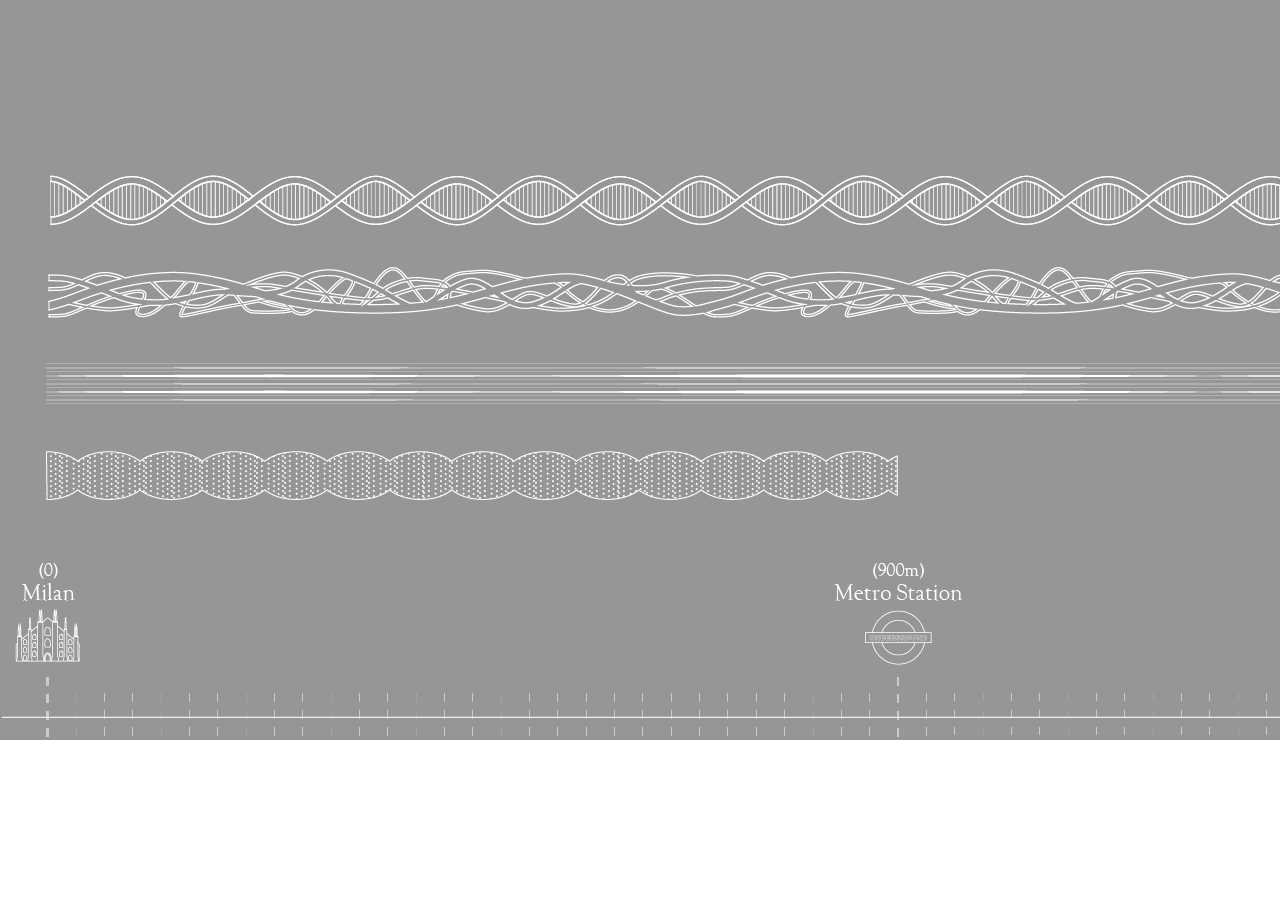
<file: FINAL - 2 lunghezze/index.html>
<!DOCTYPE html>
<html>
  <head>
    <meta charset="UTF-8">
    <title>lunghezze exam</title>
    <script src="libraries/p5.js" type="text/javascript"></script>

    <script src="libraries/p5.dom.js" type="text/javascript"></script>
    <script src="libraries/p5.sound.js" type="text/javascript"></script>

    <script src="sketch.js" type="text/javascript"></script>

    <style> body {padding: 0; margin: 0;} canvas {vertical-align: top;} </style>
  </head>
  <body>
  </body>
</html>
</file>
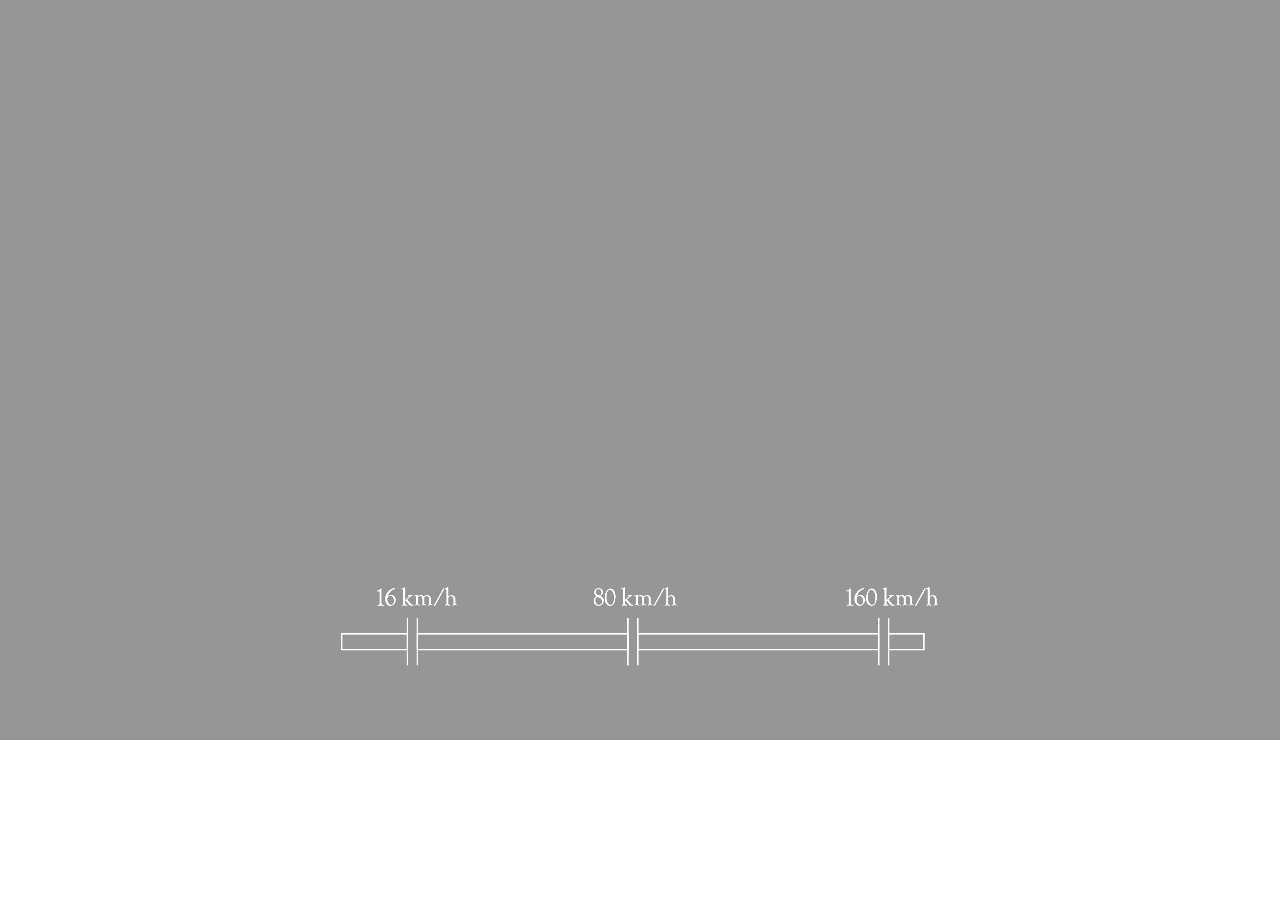
<file: FINAL-3 speed/index.html>
<!DOCTYPE html>
<html>
  <head>
    <meta charset="UTF-8">
    <title>new speed wooow</title>
    <script src="libraries/p5.js" type="text/javascript"></script>

    <script src="libraries/p5.dom.js" type="text/javascript"></script>
    <script src="libraries/p5.sound.js" type="text/javascript"></script>

    <script src="sketch.js" type="text/javascript"></script>

    <style> body {padding: 0; margin: 0;} canvas {vertical-align: top;} </style>
  </head>
  <body>
  </body>
</html>
</file>
